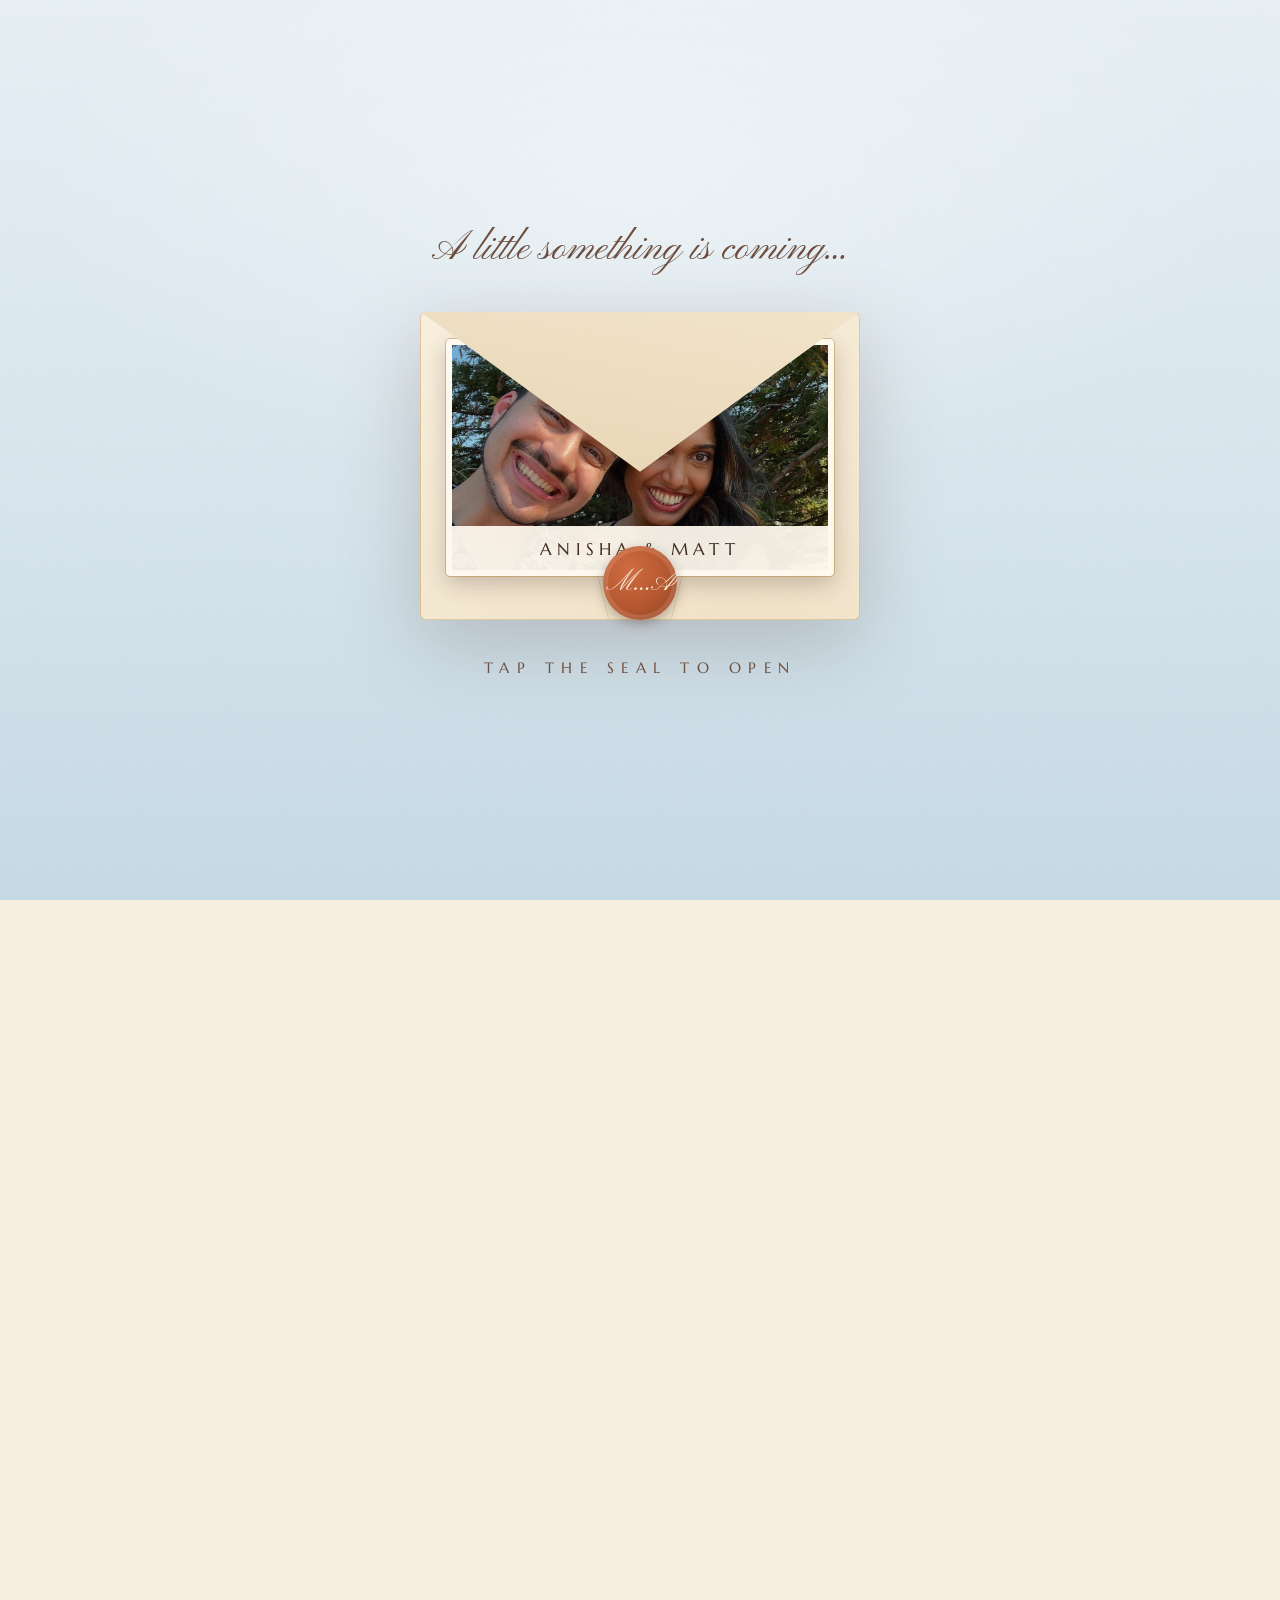
<file: index.html>
<!DOCTYPE html>
<html lang="en">
<head>
<meta charset="UTF-8">
<meta name="viewport" content="width=device-width, initial-scale=1.0, viewport-fit=cover">
<title>Anisha &amp; Matt — Save the Date</title>
<meta property="og:title" content="Anisha & Matt — Save the Date">
<meta property="og:description" content="August 5–7, 2027. The where is still our secret.">
<meta name="theme-color" content="#e8f0f5">
<link rel="preconnect" href="https://fonts.googleapis.com">
<link rel="preconnect" href="https://fonts.gstatic.com" crossorigin>
<link href="https://fonts.googleapis.com/css2?family=Cormorant+Garamond:ital,wght@0,300;0,400;0,500;1,300;1,400&family=Marcellus&family=Pinyon+Script&display=swap" rel="stylesheet">
<link rel="preload" as="image" href="venue-night.jpg">
<link rel="preload" as="image" href="venue-day.jpg">
<style>
  :root{
    --parchment:#f6eede;
    --parchment-deep:#efe3cc;
    --ink:#41291f;
    --ink-soft:#6b4c3b;
    --gold:#b98a3c;
    --gold-hi:#d9b25f;
    --terracotta:#b4552d;
    --sage:#7d8465;
    --pine:#41503c;
    --rose:#e8b28f;
    --night:#16223c;
  }
  *{margin:0;padding:0;box-sizing:border-box}
  html{scroll-behavior:smooth;overflow-x:hidden}
  body{
    background:var(--parchment);
    color:var(--ink);
    font-family:"Cormorant Garamond", Georgia, serif;
    overflow-x:hidden;
  }
  body.sealed{overflow:hidden;height:100vh}

  /* ---------- texture & atmosphere ---------- */
  #grain{
    position:fixed;inset:0;pointer-events:none;z-index:90;opacity:.05;
    background-image:url("data:image/svg+xml,%3Csvg xmlns='http://www.w3.org/2000/svg' width='260' height='260'%3E%3Cfilter id='n'%3E%3CfeTurbulence type='fractalNoise' baseFrequency='0.8' numOctaves='2'/%3E%3C/filter%3E%3Crect width='260' height='260' filter='url(%23n)'/%3E%3C/svg%3E");
  }

  .label{
    font-family:"Marcellus", serif;
    font-size:clamp(17px,2.6vw,22px);letter-spacing:.3em;text-transform:uppercase;
    color:#9c6f26;
  }
  .script{
    font-family:"Pinyon Script", cursive;
    color:var(--terracotta);
  }

  .rule{
    display:flex;align-items:center;justify-content:center;gap:14px;
    color:var(--gold);margin:26px auto;
  }
  .rule::before,.rule::after{
    content:"";height:1px;width:90px;
    background:linear-gradient(to var(--d,right), transparent, var(--gold));
  }
  .rule::before{--d:right}
  .rule::after{--d:left}
  .rule span{font-size:11px;transform:rotate(45deg)}

  /* ---------- envelope stage ---------- */
  #stage{
    position:fixed;inset:0;z-index:80;
    display:flex;flex-direction:column;align-items:center;justify-content:center;gap:38px;
    background:
      radial-gradient(ellipse 80% 60% at 50% 20%, rgba(255,255,255,.4), transparent 60%),
      linear-gradient(180deg, #e8f0f5 0%, #d8e6ee 55%, #c6dae6 100%);
    transition:opacity 1s ease, visibility 1s;
  }
  #stage.gone{opacity:0;visibility:hidden;pointer-events:none}

  #stage .intro{
    font-family:"Pinyon Script", cursive;
    font-size:clamp(26px, 4.4vw, 40px);
    color:var(--ink-soft);
    opacity:0;animation:fadeUp 1.2s .3s ease both;
  }

  #envelope{
    position:relative;width:min(440px,84vw);aspect-ratio:10/7;
    cursor:pointer;perspective:1200px;
    opacity:0;animation:fadeUp 1.2s .6s ease both;
    filter:drop-shadow(0 24px 40px rgba(65,41,31,.22));
    -webkit-tap-highlight-color:transparent;
  }
  #envelope .body{
    position:absolute;inset:0;border-radius:6px;overflow:hidden;
    background:linear-gradient(160deg, #fbf3e3, #f1e2c6);
    border:1px solid rgba(185,138,60,.4);
  }
  #envelope .body::before,#envelope .body::after{
    content:"";position:absolute;top:0;bottom:0;width:58%;
  }
  #envelope .body::before{left:-24%;transform:skewX(14deg);border-right:1px solid rgba(185,138,60,.28);background:linear-gradient(100deg, #f6ebd4, transparent 70%)}
  #envelope .body::after{right:-24%;transform:skewX(-14deg);border-left:1px solid rgba(185,138,60,.28);background:linear-gradient(-100deg, #f6ebd4, transparent 70%)}

  #card{
    position:absolute;left:6%;right:6%;top:9%;bottom:14%;
    background:
      linear-gradient(to top, rgba(20,16,10,0) 60%, rgba(20,16,10,0)),
      url("photos/envelope.jpg") center 30% / cover no-repeat,
      #f8eeda;
    border:6px solid #fffaf0;
    outline:1px solid rgba(185,138,60,.5);
    border-radius:4px;
    box-shadow:0 8px 22px rgba(65,41,31,.25);
    display:flex;flex-direction:column;align-items:center;justify-content:flex-end;
    transition:transform 1.1s cubic-bezier(.22,.9,.3,1) .55s, top 1.1s cubic-bezier(.22,.9,.3,1) .55s, bottom 1.1s cubic-bezier(.22,.9,.3,1) .55s;
    z-index:1;
  }
  #card .card-caption{
    width:100%;padding:12px 10px 10px;
    background:rgba(255,250,240,.94);
    font-family:"Marcellus",serif;font-size:clamp(14px,2.4vw,17px);letter-spacing:.3em;
    color:var(--ink);text-transform:uppercase;text-align:center;
  }
  #envelope.open #card{top:-38%;bottom:-8%;transform:translateY(-26%) scale(1.05)}
  #stage:has(#envelope.open) .intro,
  #stage:has(#envelope.open) #tapHint{opacity:0;transition:opacity .5s ease}

  #flap{
    position:absolute;left:0;right:0;top:0;height:52%;
    transform-origin:top center;
    transform:rotateX(0deg);
    transition:transform .9s cubic-bezier(.6,.05,.3,1);
    z-index:2;
  }
  #flap .tri{
    position:absolute;inset:0;
    clip-path:polygon(0 0, 100% 0, 50% 100%);
    background:linear-gradient(190deg, #f3e5cb, #e9d7b4);
    border-bottom:1px solid rgba(185,138,60,.35);
  }
  #seal{
    position:absolute;left:50%;top:88%;transform:translate(-50%,-50%);
    width:74px;height:74px;border-radius:50%;
    background:radial-gradient(circle at 36% 32%, #d16a3e, var(--terracotta) 55%, #8c3c1d);
    box-shadow:0 4px 12px rgba(65,41,31,.35), inset 0 0 0 5px rgba(255,235,210,.14);
    display:flex;align-items:center;justify-content:center;
    font-family:"Pinyon Script",cursive;font-size:30px;color:#f9e8d2;
    z-index:3;transition:opacity .5s ease .35s, transform .5s ease .35s;
  }
  #envelope.open #flap{transform:rotateX(-178deg);z-index:0}
  #envelope.open #seal{opacity:0;transform:translate(-50%,-90%) scale(.8)}
  #envelope:hover #seal{transform:translate(-50%,-50%) scale(1.05)}

  #tapHint{
    font-family:"Marcellus",serif;font-size:clamp(13px,2vw,15px);letter-spacing:.5em;text-transform:uppercase;
    color:var(--ink-soft);opacity:0;animation:fadeUp 1.2s .95s ease both, pulse 2.6s 2s infinite;
  }
  @keyframes pulse{0%,100%{opacity:.85}50%{opacity:.35}}
  @keyframes fadeUp{from{opacity:0;transform:translateY(16px)}to{opacity:1;transform:none}}

  /* ---------- main site ---------- */
  main{opacity:0;transition:opacity 1.2s ease .4s}
  body.opened main{opacity:1}

  section{position:relative;padding:68px 24px;text-align:center}
  .reveal{opacity:0;transform:translateY(26px);transition:opacity 1s ease, transform 1s ease}
  .reveal.in{opacity:1;transform:none}

  /* hero — the starry night painting */
  #hero{
    min-height:100vh;
    display:flex;flex-direction:column;align-items:center;justify-content:flex-start;
    padding-top:clamp(90px, 15vh, 170px);
    padding-bottom:120px;
    background:
      linear-gradient(180deg, rgba(14,20,38,.56) 0%, rgba(14,20,38,.34) 34%, rgba(14,20,38,.16) 50%, rgba(14,20,38,.03) 64%, rgba(20,16,10,.38) 100%),
      url("venue-night.jpg") center 70% / cover no-repeat,
      var(--night);
  }
  /* soft pool of shade (night) / light (day) behind the title block */
  #hero::before{
    content:"";position:absolute;left:50%;top:clamp(40px, 9vh, 110px);
    transform:translateX(-50%);
    width:min(940px, 98vw);height:380px;
    background:radial-gradient(ellipse closest-side, rgba(8,13,28,.52), rgba(8,13,28,.26) 58%, transparent 100%);
    pointer-events:none;
  }
  #hero > *{position:relative;z-index:1}
  #hero .whisper{
    font-family:"Pinyon Script",cursive;
    font-size:clamp(28px,5vw,46px);
    color:#ffd98f;
    text-shadow:0 2px 10px rgba(5,9,20,.95), 0 0 28px rgba(5,9,20,.8);
  }
  #hero h1{
    font-weight:400;font-style:italic;
    font-size:clamp(54px, 11vw, 118px);
    line-height:1.04;letter-spacing:.02em;
    margin:18px 0 6px;
    color:#fdf8ec;
    text-shadow:0 3px 14px rgba(5,9,20,.9), 0 0 44px rgba(5,9,20,.75), 0 1px 4px rgba(5,9,20,.7);
  }
  #hero h1 .amp{
    font-family:"Pinyon Script",cursive;font-style:normal;
    font-size:.62em;color:var(--gold-hi);
    margin:0 .08em;
  }
  #hero .sub{
    font-family:"Marcellus",serif;font-size:clamp(14px,2.2vw,18px);
    letter-spacing:.5em;text-transform:uppercase;
    color:#f5e7c0;text-shadow:0 2px 8px rgba(5,9,20,.95), 0 0 20px rgba(5,9,20,.8);
  }
  #hero .label{color:var(--gold-hi);text-shadow:0 2px 12px rgba(8,12,24,.8)}
  #hero .rule{color:var(--gold-hi)}
  #hero .rule::before,#hero .rule::after{background:linear-gradient(to var(--d,right), transparent, var(--gold-hi))}

  /* ---- day mode (light) ---- */
  body.day #hero{
    background:
      linear-gradient(180deg, rgba(248,242,226,.66) 0%, rgba(248,242,226,.38) 32%, rgba(248,242,226,.12) 52%, rgba(40,44,28,.24) 100%),
      url("venue-day.jpg") center 70% / cover no-repeat,
      #bcd0dc;
  }
  body.day #hero::before{
    background:radial-gradient(ellipse closest-side, rgba(252,248,238,.78), rgba(252,248,238,.42) 58%, transparent 100%);
  }
  body.day #hero .whisper{color:#973d18;text-shadow:0 2px 8px rgba(255,251,242,.95), 0 0 22px rgba(255,251,242,.9)}
  body.day #hero h1{color:#301f0e;text-shadow:0 2px 10px rgba(255,251,242,.95), 0 0 30px rgba(255,251,242,.85), 0 1px 3px rgba(255,251,242,.8)}
  body.day #hero .sub{color:#3f2c18;text-shadow:0 2px 8px rgba(255,251,242,.95), 0 0 18px rgba(255,251,242,.85)}
  body.day #hero .label{color:#452e15;text-shadow:0 2px 8px rgba(255,251,242,.95), 0 0 20px rgba(255,251,242,.9)}
  body.day #hero .rule{color:var(--gold)}
  body.day #hero .rule::before,body.day #hero .rule::after{background:linear-gradient(to var(--d,right), transparent, var(--gold))}

  /* theme toggle */
  #themeToggle{
    position:fixed;top:16px;right:16px;z-index:95;
    padding:11px 18px;border-radius:999px;
    background:rgba(246,238,222,.9);
    border:1px solid rgba(185,138,60,.6);
    color:#7c5a22;cursor:pointer;
    display:flex;align-items:center;gap:9px;
    font-family:"Marcellus",serif;font-size:12px;letter-spacing:.22em;text-transform:uppercase;
    box-shadow:0 4px 14px rgba(65,41,31,.22);
    transition:transform .2s ease, opacity .6s ease .8s, visibility .6s .8s;
    -webkit-backdrop-filter:blur(4px);backdrop-filter:blur(4px);
    white-space:nowrap;
    opacity:0;visibility:hidden;pointer-events:none;
  }
  body.opened #themeToggle{opacity:1;visibility:visible;pointer-events:auto}
  #themeToggle .tt-icon{font-family:Georgia,serif;font-size:17px;line-height:1;color:var(--gold)}
  #themeToggle:hover{transform:scale(1.05)}

  /* scratch */
  #scratchSec{background:linear-gradient(180deg, var(--pine) 0%, #2f3a2c 100%);color:var(--parchment)}
  #scratchSec .label{color:var(--gold-hi)}
  #scratchSec .script{color:var(--rose);font-size:clamp(30px,4.6vw,44px)}
  #scratchWrap{
    position:relative;width:min(560px,90vw);margin:44px auto 0;
    border-radius:10px;
    box-shadow:0 30px 60px rgba(0,0,0,.35), 0 0 0 1px rgba(217,178,95,.35);
    overflow:hidden;
  }
  #dateCard{
    background:
      radial-gradient(ellipse 80% 90% at 50% 110%, rgba(217,178,95,.22), transparent 60%),
      linear-gradient(170deg, #fffaf0, #f4e8d0);
    color:var(--ink);
    padding:52px 20px 46px;
    display:flex;flex-direction:column;gap:10px;align-items:center;
  }
  #dateCard .dc-label{font-family:"Marcellus",serif;font-size:clamp(13px,2vw,15px);letter-spacing:.44em;color:var(--gold);text-transform:uppercase}
  #dateCard .dc-date{
    font-size:clamp(48px, 9vw, 80px);
    font-weight:500;line-height:1.05;
  }
  #dateCard .dc-date b{font-weight:600;color:var(--terracotta)}
  #dateCard .dc-days{font-family:"Marcellus",serif;font-size:clamp(15px,2.5vw,18px);letter-spacing:.34em;text-transform:uppercase;color:var(--ink-soft)}
  #foil{position:absolute;inset:0;cursor:grab;touch-action:none;transition:opacity .9s ease}
  #foil.cleared{opacity:0;pointer-events:none}
  #scratchHint{font-family:"Marcellus",serif;font-size:clamp(13px,2vw,15px);letter-spacing:.4em;text-transform:uppercase;color:rgba(246,238,222,.85);margin-top:22px}

  /* countdown */
  #count{background:linear-gradient(180deg, #e8f0f5 0%, #d8e6ee 100%)}
  #count .num{
    font-size:clamp(46px, 8vw, 78px);
    font-weight:500;font-variant-numeric:tabular-nums;
  }
  #count .unit{font-family:"Marcellus",serif;font-size:clamp(12px,1.8vw,14px);letter-spacing:.4em;text-transform:uppercase;color:var(--ink-soft);margin-top:6px}
  #countRow{display:flex;justify-content:center;gap:clamp(18px,5vw,54px);margin-top:38px}
  #countRow .cell{min-width:70px}
  #countRow .sep{font-size:clamp(30px,5vw,48px);color:var(--gold);align-self:flex-start;padding-top:8px}

  /* gallery wall */
  #gallery{background:linear-gradient(180deg, #d8e6ee 0%, #d3e2ec 100%);padding-bottom:88px}
  #galleryWall{
    columns:2;column-gap:44px;
    max-width:820px;margin:54px auto 0;
    text-align:center;
  }
  .frame{
    display:inline-block;break-inside:avoid;
    margin:0 0 44px;
    padding:12px;
    background:linear-gradient(150deg, #d9b25f, #b98a3c 45%, #dfbd6b 70%, #a97f35);
    border-radius:3px;
    box-shadow:0 16px 34px rgba(43,58,74,.3), inset 0 0 0 1px rgba(120,85,30,.55);
    transition:transform .35s ease, box-shadow .35s ease;
  }
  .frame .mat{background:#fbf6ea;padding:12px;box-shadow:inset 0 1px 4px rgba(65,41,31,.22)}
  .frame img{display:block;width:100%;max-width:340px}
  .frame:nth-child(1){transform:rotate(-2.4deg)}
  .frame:nth-child(2){transform:rotate(1.8deg)}
  .frame:nth-child(3){transform:rotate(2.2deg)}
  .frame:nth-child(4){transform:rotate(-1.6deg)}
  .frame:nth-child(5){transform:rotate(1.4deg)}
  .frame:hover{transform:rotate(0) scale(1.03);box-shadow:0 24px 48px rgba(43,58,74,.4)}
  @media (max-width:640px){
    #galleryWall{columns:1;max-width:380px}
  }
  @media (max-width:480px){
    #countRow{gap:10px}
    #countRow .cell{min-width:54px}
    #count .num{font-size:clamp(30px,9vw,42px)}
    #countRow .sep{font-size:clamp(22px,6vw,30px);padding-top:4px}
  }

  /* location tease */
  #where{background:linear-gradient(180deg, #d8e6ee 0%, #cce0ea 100%)}
  #where .hints{
    max-width:600px;margin:34px auto 0;
    font-size:clamp(21px,3.3vw,27px);font-style:italic;font-weight:400;
    line-height:2;color:#59402f;
  }
  #where .hints b{color:var(--terracotta);font-weight:600}
  #where .followup{margin-top:44px;font-family:"Marcellus",serif;font-size:clamp(13px,2vw,15px);letter-spacing:.34em;text-transform:uppercase;color:var(--gold)}
  .farm{margin-top:46px;display:flex;flex-direction:column;align-items:center;gap:14px}
  .farm img{width:116px;height:auto;filter:drop-shadow(0 4px 10px rgba(65,41,31,.2))}
  .farm .farm-line{font-family:"Marcellus",serif;font-size:clamp(13px,2vw,15px);letter-spacing:.3em;text-transform:uppercase;color:var(--ink-soft)}
  .farm .farm-line b{color:#8C1515;font-weight:400}

  /* footer */
  footer{
    padding:80px 24px 60px;text-align:center;
    background:linear-gradient(180deg, #cce0ea 0%, #bcd3e1 100%);
  }
  footer .f-script{font-family:"Pinyon Script",cursive;font-size:clamp(30px,5vw,42px);color:var(--terracotta)}
  footer .f-sub{font-family:"Marcellus",serif;font-size:clamp(13px,2vw,15px);letter-spacing:.4em;text-transform:uppercase;color:var(--ink-soft);margin-top:16px}

  /* ?compact=1 — collapse hero so full page fits one headless capture */
  body.compact #hero{min-height:auto;padding-top:90px;padding-bottom:90px}

  @media (prefers-reduced-motion: reduce){
    *{animation:none !important;transition:none !important}
    .reveal{opacity:1;transform:none}
    main{opacity:1}
    #stage .intro,#envelope,#tapHint{opacity:1}
    html{scroll-behavior:auto}
  }
</style>
</head>
<body class="sealed">

<div id="grain"></div>
<button id="themeToggle" aria-label="Toggle day and night"></button>

<!-- ================= ENVELOPE ================= -->
<div id="stage">
  <div class="intro">A little something is coming&hellip;</div>
  <div id="envelope" role="button" aria-label="Open the invitation" tabindex="0">
    <div class="body"></div>
    <div id="card">
      <div class="card-caption">Anisha &amp; Matt</div>
    </div>
    <div id="flap"><div class="tri"></div></div>
    <div id="seal">M&hellip;A</div>
  </div>
  <div id="tapHint">Tap the seal to open</div>
</div>

<!-- ================= MAIN ================= -->
<main>
  <section id="hero">
    <div class="whisper reveal">save the date &mdash; well, dates</div>
    <h1 class="reveal">Anisha <span class="amp">&amp;</span> Matt</h1>
    <div class="sub reveal">are getting married</div>
    <div class="rule reveal"><span>&#9670;</span></div>
    <div class="label reveal">August &middot; 2027</div>
  </section>

  <section id="scratchSec">
    <div class="label reveal">The When</div>
    <div class="script reveal">three days of celebration</div>
    <div id="scratchWrap" class="reveal">
      <div id="dateCard">
        <div class="dc-label">Mark your calendar</div>
        <div class="dc-date">August <b>5 &ndash; 7</b></div>
        <div class="dc-days">Twenty Twenty-Seven &middot; Thu &ndash; Sat</div>
      </div>
      <canvas id="foil"></canvas>
    </div>
    <div id="scratchHint" class="reveal">Scratch the gold to reveal</div>
  </section>

  <section id="count">
    <div class="label reveal">The Wait</div>
    <div class="script reveal" style="font-size:clamp(30px,4.6vw,44px)">until the big day(s)</div>
    <div id="countRow" class="reveal">
      <div class="cell"><div class="num" id="cd">—</div><div class="unit">Days</div></div>
      <div class="sep">:</div>
      <div class="cell"><div class="num" id="ch">—</div><div class="unit">Hours</div></div>
      <div class="sep">:</div>
      <div class="cell"><div class="num" id="cm">—</div><div class="unit">Minutes</div></div>
      <div class="sep">:</div>
      <div class="cell"><div class="num" id="cs">—</div><div class="unit">Seconds</div></div>
    </div>
  </section>

  <section id="gallery">
    <div class="label reveal">The Us</div>
    <div class="script reveal" style="font-size:clamp(30px,4.6vw,44px)">a few frames of us</div>
    <div id="galleryWall">
      <div class="frame reveal"><div class="mat"><img src="photos/gallery-1.jpg" alt="Sunset silhouettes" loading="lazy"></div></div>
      <div class="frame reveal"><div class="mat"><img src="photos/gallery-2.jpg" alt="The ring, the sunset" loading="lazy"></div></div>
      <div class="frame reveal"><div class="mat"><img src="photos/gallery-3.jpg" alt="Beneath the arches" loading="lazy"></div></div>
      <div class="frame reveal"><div class="mat"><img src="photos/gallery-4.jpg" alt="She said yes" loading="lazy"></div></div>
      <div class="frame reveal"><div class="mat"><img src="photos/gallery-5.jpg" alt="Dancing in the meadow" loading="lazy"></div></div>
    </div>
  </section>

  <section id="where">
    <div class="label reveal">The Where</div>
    <div class="script reveal" style="font-size:clamp(30px,4.6vw,44px)">Bay Area, California</div>
    <div class="hints reveal">
      Days one &amp; two: deep in the <b>woods</b> &mdash;<br>
      string lights, a creek, twilight in the <b>trees</b>,<br>
      dancing until the <b>stars</b> come out.<br>
      Day three: vows beneath <b>mosaics</b> and golden sandstone arches.
    </div>
    <div class="farm reveal">
      <img src="photos/stanford.png" alt="Stanford" loading="lazy">
      <div class="farm-line">One part we <i>can</i> tell you &mdash; some of it happens <b>on the Farm</b></div>
    </div>
    <div class="rule reveal"><span>&#9670;</span></div>
    <div class="followup reveal">Formal invitation &mdash; and the reveal &mdash; to follow</div>
  </section>

  <footer>
    <div class="f-script">with love,</div>
    <div class="f-sub">Anisha &amp; Matt &middot; August 5&ndash;7 &middot; 2027</div>
  </footer>
</main>

<script>
'use strict';

/* hashes: #open = skip envelope; #preview = open + foil cleared (screenshots) */
const HASH = location.hash;
const SKIP = HASH === '#open' || HASH === '#preview';

/* ---------------- envelope ---------------- */
const stage = document.getElementById('stage');
const envelope = document.getElementById('envelope');

function openSite(instant){
  envelope.classList.add('open');
  document.body.classList.remove('sealed');
  document.body.classList.add('opened');
  setTimeout(() => stage.classList.add('gone'), instant ? 0 : 2600); /* linger on the photo */
}
envelope.addEventListener('click', () => openSite(false));
envelope.addEventListener('keydown', e => { if (e.key === 'Enter' || e.key === ' ') openSite(false); });
if (SKIP) openSite(true);
if (HASH === '#card') envelope.classList.add('open'); /* test hook: opened card, stage kept */

/* ---------------- scroll reveals ---------------- */
const io = new IntersectionObserver(entries => {
  entries.forEach(e => { if (e.isIntersecting){ e.target.classList.add('in'); io.unobserve(e.target); } });
}, { threshold: 0.18 });
document.querySelectorAll('.reveal').forEach(el => io.observe(el));
if (SKIP) document.querySelectorAll('.reveal').forEach(el => el.classList.add('in'));

/* ---------------- scratch foil ---------------- */
const wrap = document.getElementById('scratchWrap');
const foil = document.getElementById('foil');
const fctx = foil.getContext('2d', { willReadFrequently: true });
let cleared = false;

function paintFoil(){
  const r = wrap.getBoundingClientRect();
  foil.width = Math.max(1, Math.round(r.width));
  foil.height = Math.max(1, Math.round(r.height));
  const g = fctx.createLinearGradient(0, 0, foil.width, foil.height);
  g.addColorStop(0, '#c69a4e');
  g.addColorStop(.3, '#e6c87d');
  g.addColorStop(.5, '#b98a3c');
  g.addColorStop(.72, '#dfbd6b');
  g.addColorStop(1, '#a97f35');
  fctx.globalCompositeOperation = 'source-over';
  fctx.fillStyle = g;
  fctx.fillRect(0, 0, foil.width, foil.height);
  fctx.fillStyle = 'rgba(255,244,214,.5)';
  for (let i = 0; i < 90; i++){
    const x = ((i * 137.5) % foil.width), y = ((i * 89.7) % foil.height);
    fctx.fillRect(x, y, 2, 2);
  }
  fctx.font = '600 15px Marcellus, serif';
  fctx.textAlign = 'center';
  fctx.fillStyle = 'rgba(65,41,31,.55)';
  fctx.fillText('S C R A T C H   H E R E', foil.width / 2, foil.height / 2 + 5);
}

let scratching = false, strokes = 0;
function scratchAt(x, y){
  const r = foil.getBoundingClientRect();
  fctx.globalCompositeOperation = 'destination-out';
  fctx.beginPath();
  fctx.arc(x - r.left, y - r.top, 26, 0, Math.PI * 2);
  fctx.fill();
  if (++strokes % 14 === 0) checkCleared();
}
function checkCleared(){
  if (cleared) return;
  const step = 12;
  const data = fctx.getImageData(0, 0, foil.width, foil.height).data;
  let empty = 0, total = 0;
  for (let i = 3; i < data.length; i += 4 * step){ total++; if (data[i] === 0) empty++; }
  if (empty / total > 0.5) revealDate();
}
function revealDate(){
  cleared = true;
  foil.classList.add('cleared');
}
foil.addEventListener('pointerdown', e => { scratching = true; foil.setPointerCapture(e.pointerId); scratchAt(e.clientX, e.clientY); });
foil.addEventListener('pointermove', e => { if (scratching) scratchAt(e.clientX, e.clientY); });
foil.addEventListener('pointerup', () => { scratching = false; checkCleared(); });
window.addEventListener('resize', () => { if (!cleared) paintFoil(); });
paintFoil();
if (HASH === '#preview') revealDate();

/* ?goto=<section id> — deep-link/screenshot helper */
const goto = new URLSearchParams(location.search).get('goto');
function jump(){
  const el = goto && document.getElementById(goto);
  if (el) window.scrollTo({ top: el.offsetTop, behavior: 'instant' });
}
if (goto){ jump(); window.addEventListener('load', jump); setTimeout(jump, 250); }

if (new URLSearchParams(location.search).get('compact')) document.body.classList.add('compact');

/* ?debug=1 — write runtime state into the title for headless inspection */
if (new URLSearchParams(location.search).get('debug')){
  window.addEventListener('error', e => { document.title = 'ERR: ' + e.message; });
  setTimeout(() => {
    if (!document.title.startsWith('ERR')){
      const el = goto && document.getElementById(goto);
      document.title = 'DBG y=' + Math.round(scrollY) +
        ' target=' + (el ? Math.round(el.offsetTop) : 'none') +
        ' in=' + document.querySelectorAll('.reveal.in').length + '/' + document.querySelectorAll('.reveal').length +
        ' opened=' + document.body.classList.contains('opened');
    }
  }, 600);
}

/* ---------------- day / night theme ---------------- */
const themeBtn = document.getElementById('themeToggle');
function setTheme(t, save){
  document.body.classList.toggle('day', t === 'day');
  themeBtn.innerHTML = t === 'day'
    ? '<span class="tt-icon">☾</span> see it by night'
    : '<span class="tt-icon">☀</span> see it by day';
  themeBtn.title = t === 'day' ? 'See the venue by night' : 'See the venue by day';
  document.querySelector('meta[name="theme-color"]').setAttribute('content', t === 'day' ? '#f6eede' : '#16223c');
  if (save){ try{ localStorage.setItem('std-theme', t); } catch(e){} }
}
let savedTheme = null;
try{ savedTheme = localStorage.getItem('std-theme'); } catch(e){}
setTheme(new URLSearchParams(location.search).get('theme') || savedTheme || 'night', false);
themeBtn.addEventListener('click', () => setTheme(document.body.classList.contains('day') ? 'night' : 'day', true));

/* ---------------- countdown ---------------- */
const TARGET = new Date('2027-08-05T17:00:00-07:00').getTime(); /* day one, golden hour */
function tick(){
  const ms = Math.max(0, TARGET - Date.now());
  const d = Math.floor(ms / 86400000);
  const h = Math.floor(ms % 86400000 / 3600000);
  const m = Math.floor(ms % 3600000 / 60000);
  const s = Math.floor(ms % 60000 / 1000);
  document.getElementById('cd').textContent = d;
  document.getElementById('ch').textContent = String(h).padStart(2, '0');
  document.getElementById('cm').textContent = String(m).padStart(2, '0');
  document.getElementById('cs').textContent = String(s).padStart(2, '0');
}
tick();
setInterval(tick, 1000);
</script>
</body>
</html>
</file>
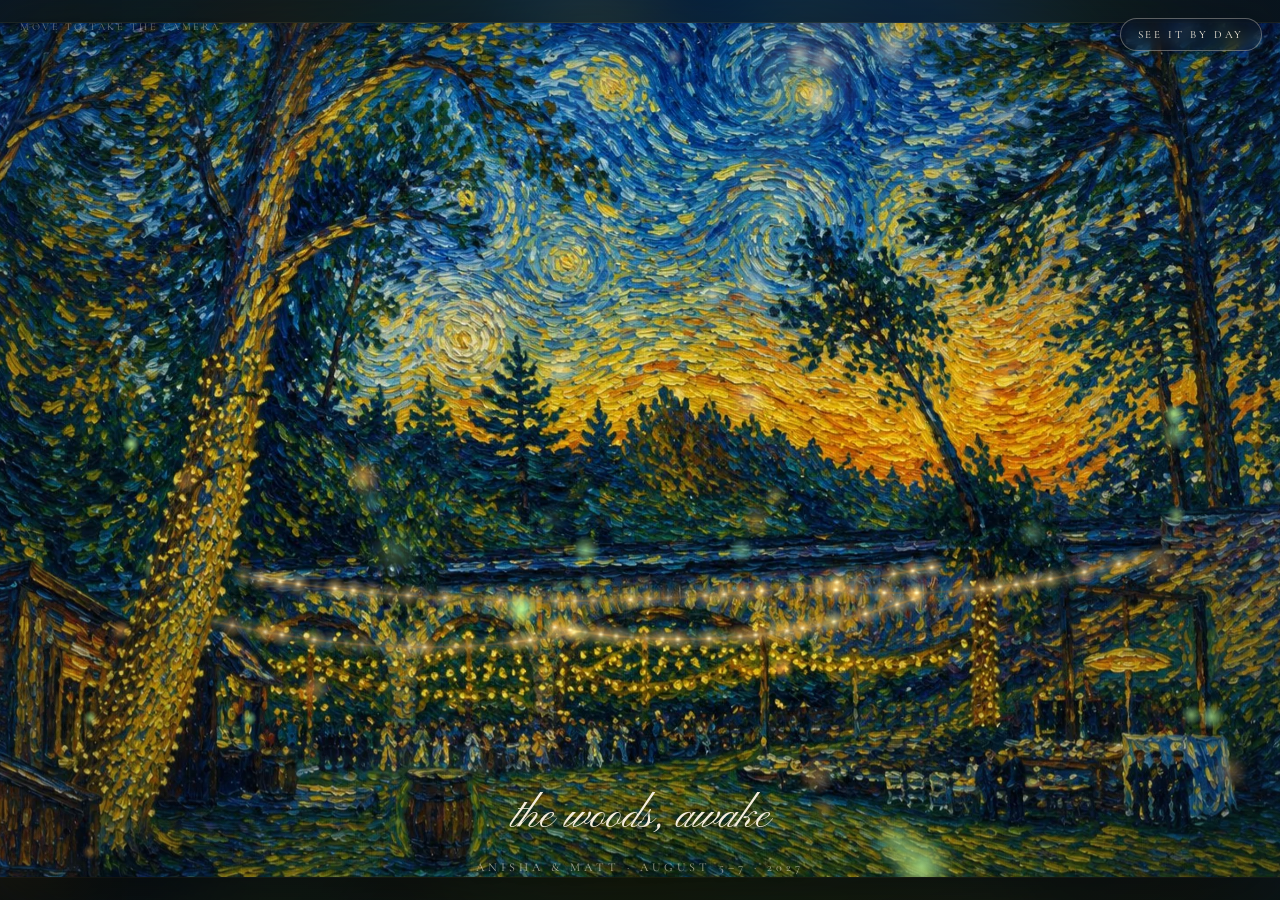
<file: alive/index.html>
<!DOCTYPE html>
<html lang="en">
<head>
<meta charset="UTF-8">
<meta name="viewport" content="width=device-width, initial-scale=1.0, viewport-fit=cover">
<title>Anisha &amp; Matt — the scene, awake</title>
<meta name="robots" content="noindex, nofollow">
<meta name="theme-color" content="#16223c">
<link rel="preconnect" href="https://fonts.googleapis.com">
<link rel="preconnect" href="https://fonts.gstatic.com" crossorigin>
<link href="https://fonts.googleapis.com/css2?family=Cormorant+Garamond:ital,wght@0,300;0,400&family=Pinyon+Script&display=swap" rel="stylesheet">
<link rel="stylesheet" href="/lab/scene.css">
</head>
<body>

<div id="viewport"></div>
<div id="vignette"></div>
<div id="hint">move to look around</div>
<button id="toggle">see it by day</button>
<div id="caption">
  <div class="script">the woods, awake</div>
  <div class="sub">Anisha &amp; Matt &middot; August 5&ndash;7 &middot; 2027</div>
</div>

<script type="module">
import { mount } from '/lab/page.js';

/* everything on: wind through the canopy, mist off the lawn, fireflies and
   rising embers at night, dust and falling leaves by day, and a camera that
   tours the scene on its own until you take it */
mount({
  fit: 'contain',
  amp: [0.025, 0.016],
  headroom: 1.06,
  hint: { pointer: 'move to take the camera', touch: 'drag to take the camera' },
  /* [x, y, dolly] — hard left and right is where the parallax lives */
  tour: [
    [ 0.00,  0.00,  0.00],
    [-0.95, -0.20,  0.25],
    [-0.55,  0.55,  0.70],
    [ 0.35,  0.25,  0.30],
    [ 0.95, -0.15,  0.00],
    [ 0.45, -0.55, -0.35],
    [-0.20,  0.10, -0.15],
  ],
  tourDolly: 0.015,
  wind: 0.42,
  fog: 0.85,
  swarm: 85,
  drifters: 26,
  captions: { night: 'the woods, awake', dusk: 'the light going', day: 'the lawn, awake' },
});
</script>
</body>
</html>
</file>
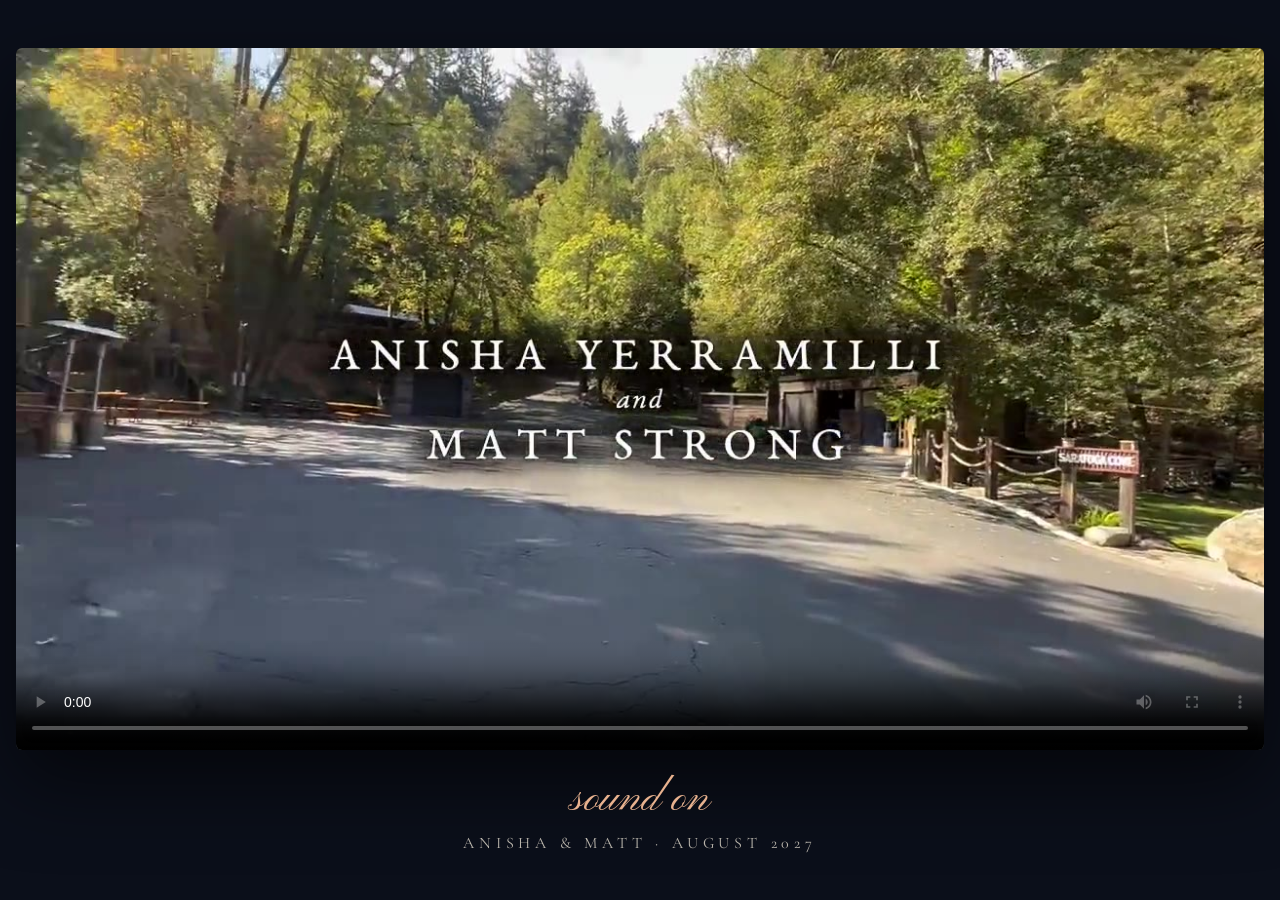
<file: day1/index.html>
<!DOCTYPE html>
<html lang="en">
<head>
<meta charset="UTF-8">
<meta name="viewport" content="width=device-width, initial-scale=1.0, viewport-fit=cover">
<title>Anisha &amp; Matt — Day 1</title>
<meta name="robots" content="noindex, nofollow">
<meta property="og:title" content="Anisha & Matt — Day 1">
<meta property="og:description" content="August 2027. Press play.">
<meta property="og:image" content="https://anishamatt.com/day1/poster.jpg?v=4">
<meta name="theme-color" content="#0b0f1a">
<link rel="preconnect" href="https://fonts.googleapis.com">
<link rel="preconnect" href="https://fonts.gstatic.com" crossorigin>
<link href="https://fonts.googleapis.com/css2?family=Cormorant+Garamond:ital,wght@0,300;0,400&family=Pinyon+Script&display=swap" rel="stylesheet">
<style>
  *{margin:0;padding:0;box-sizing:border-box}
  html,body{height:100%}
  body{
    background:#0b0f1a;color:#f6eede;
    font-family:"Cormorant Garamond", Georgia, serif;
    display:flex;flex-direction:column;align-items:center;justify-content:center;
    gap:22px;padding:24px 16px;
  }
  video{
    display:block;width:min(100%, calc((100vh - 150px) * 16 / 9), 1280px);
    aspect-ratio:16/9;background:#000;border-radius:6px;
    box-shadow:0 30px 80px rgba(0,0,0,.6);
  }
  .script{font-family:"Pinyon Script", cursive;font-size:clamp(30px,5vw,44px);color:#e8b28f}
  .sub{font-size:clamp(13px,2vw,16px);letter-spacing:.3em;text-transform:uppercase;opacity:.75;margin-top:6px}
  #caption{text-align:center}
</style>
</head>
<body>

<video controls playsinline preload="metadata" poster="poster.jpg?v=4">
  <source src="teaser.mp4?v=4" type="video/mp4">
</video>
<div id="caption">
  <div class="script">sound on</div>
  <div class="sub">Anisha &amp; Matt &middot; August 2027</div>
</div>

</body>
</html>
</file>
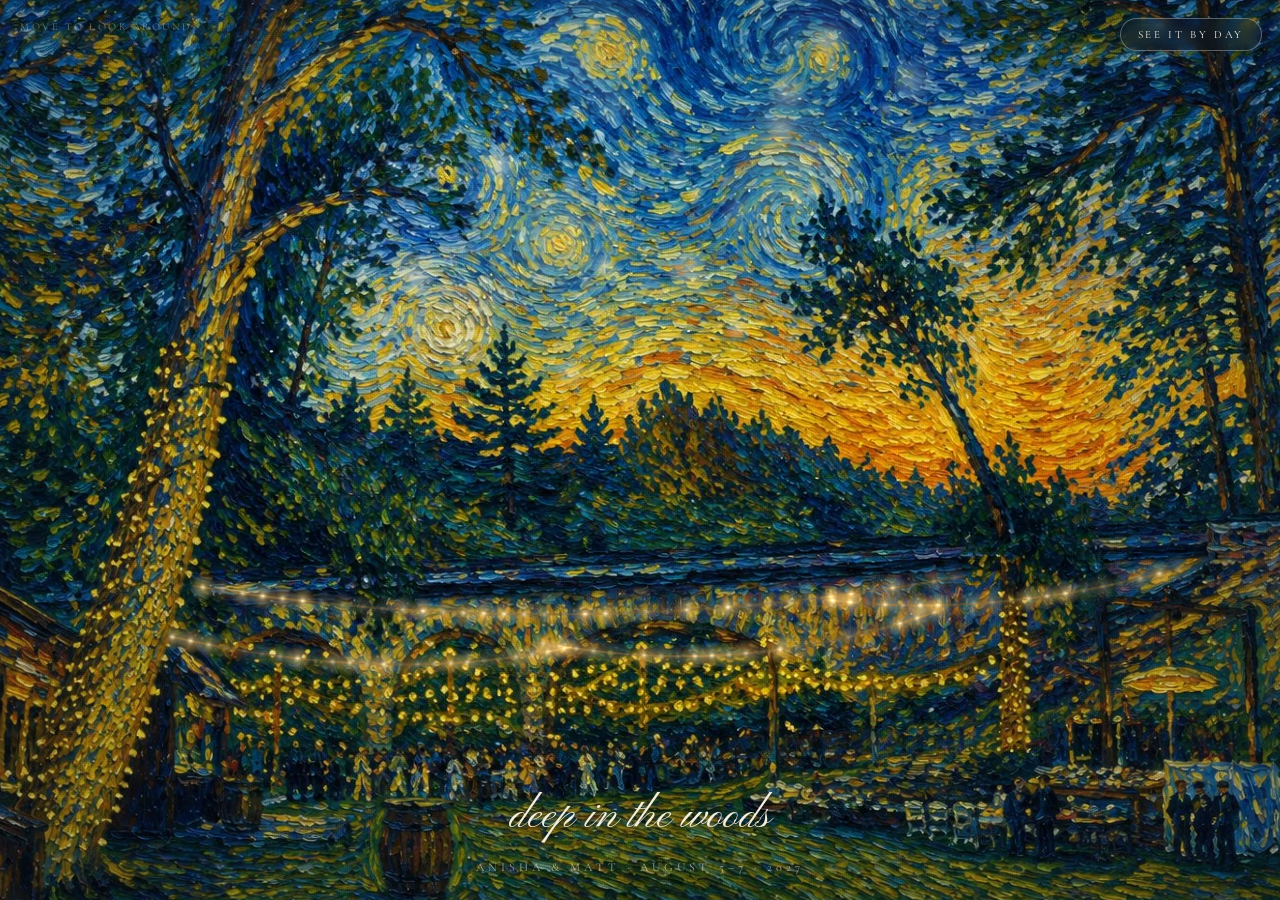
<file: lab/index.html>
<!DOCTYPE html>
<html lang="en">
<head>
<meta charset="UTF-8">
<meta name="viewport" content="width=device-width, initial-scale=1.0, viewport-fit=cover">
<title>Anisha &amp; Matt — the scene</title>
<meta name="robots" content="noindex, nofollow">
<meta name="theme-color" content="#16223c">
<link rel="preconnect" href="https://fonts.googleapis.com">
<link rel="preconnect" href="https://fonts.gstatic.com" crossorigin>
<link href="https://fonts.googleapis.com/css2?family=Cormorant+Garamond:ital,wght@0,300;0,400&family=Pinyon+Script&display=swap" rel="stylesheet">
<link rel="stylesheet" href="/lab/scene.css">
</head>
<body>

<div id="viewport"></div>
<div id="vignette"></div>
<div id="hint">move to look around</div>
<button id="toggle">see it by day</button>
<div id="caption">
  <div class="script">deep in the woods</div>
  <div class="sub">Anisha &amp; Matt &middot; August 5&ndash;7 &middot; 2027</div>
</div>

<script type="module">
import { mount } from '/lab/page.js';

/* the quiet one: depth, the sky and the string lights, nothing else */
mount({
  amp: [0.034, 0.022],
  drift: 1.0,
  captions: { night: 'deep in the woods', dusk: 'the light going', day: 'under the arches' },
});
</script>
</body>
</html>
</file>
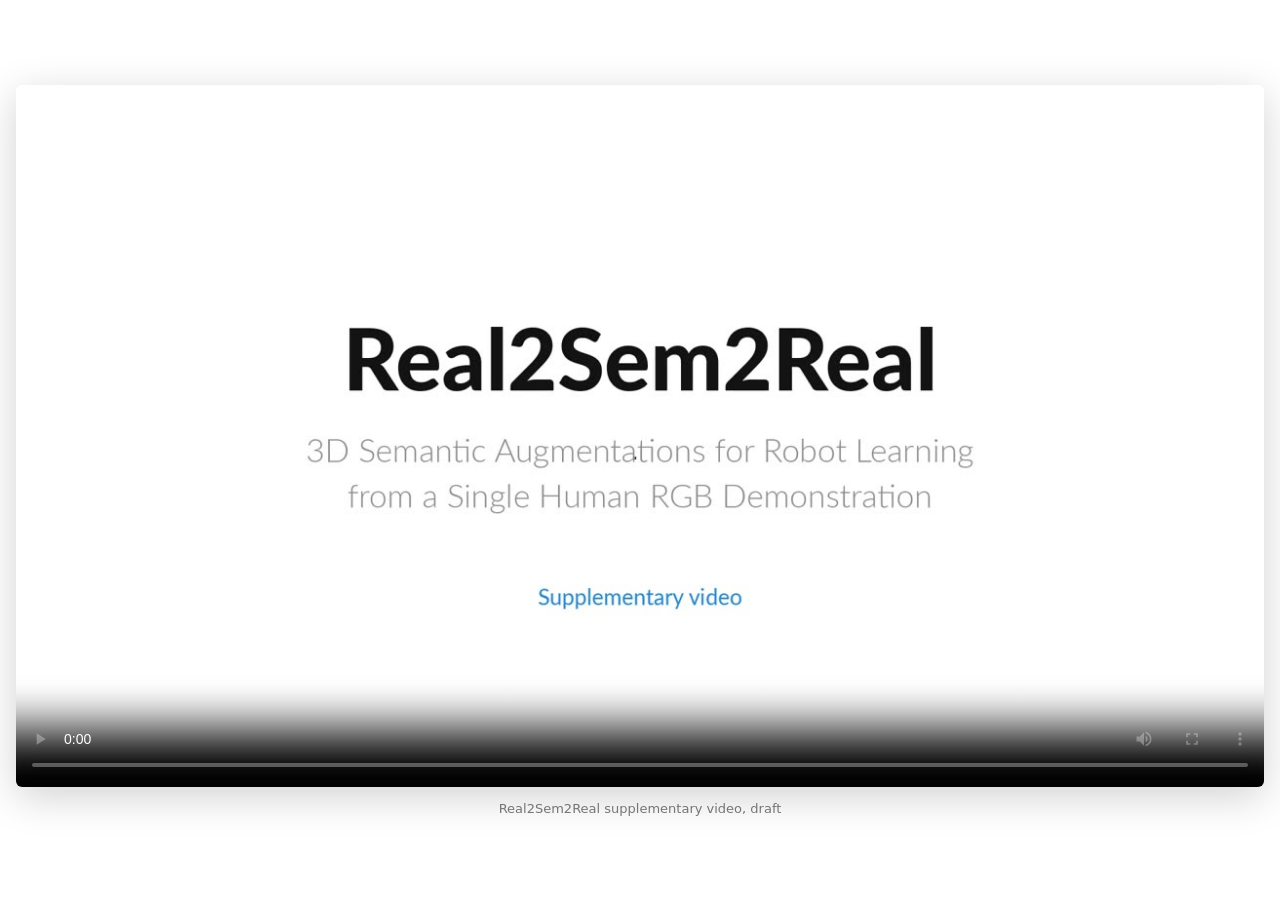
<file: real2sem2real/index.html>
<!DOCTYPE html>
<html lang="en">
<head>
<meta charset="UTF-8">
<meta name="viewport" content="width=device-width, initial-scale=1.0, viewport-fit=cover">
<title>Real2Sem2Real video</title>
<meta name="robots" content="noindex, nofollow">
<style>
  :root{--bg:#ffffff;--ink:#222}
  @media (prefers-color-scheme: dark){:root:not([data-theme="light"]){--bg:#111;--ink:#ddd}}
  *{margin:0;padding:0;box-sizing:border-box}
  body{background:var(--bg);color:var(--ink);font-family:-apple-system,system-ui,sans-serif;
       display:flex;flex-direction:column;align-items:center;justify-content:center;min-height:100vh;gap:14px;padding:16px}
  video{display:block;width:min(100%, calc((100vh - 80px) * 16 / 9), 1600px);aspect-ratio:16/9;background:#fff;border-radius:6px;box-shadow:0 10px 40px rgba(0,0,0,.18)}
  p{font-size:13px;opacity:.6}
</style>
</head>
<body>
<video controls playsinline preload="metadata" poster="poster.jpg?v=1">
  <source src="video.mp4?v=2" type="video/mp4">
</video>
<p>Real2Sem2Real supplementary video, draft</p>
</body>
</html>
</file>
<file: lab/scene.css>
/* Shared chrome for the diorama pages (/lab and /alive). */
*{margin:0;padding:0;box-sizing:border-box}
html,body{height:100%;overflow:hidden;background:#0d1526}
body{
  font-family:"Cormorant Garamond",Georgia,serif;color:#f6eede;
  -webkit-tap-highlight-color:transparent;
}

/* the stage keeps the painting's 3:2 and covers the viewport, so every layer
   and canvas shares one coordinate system */
#viewport{position:fixed;inset:0;overflow:hidden}
.stage{position:absolute;top:50%;left:50%;transform:translate(-50%,-50%)}
.frame{position:absolute;top:50%;left:50%;transform:translate(-50%,-50%);overflow:hidden}
.frame.framed{box-shadow:0 0 0 1px rgba(217,178,95,.18),0 24px 80px rgba(0,0,0,.55)}
.backdrop{position:absolute;inset:-80px;filter:blur(44px) brightness(.5) saturate(1.15)}
.backdrop img{position:absolute;inset:0;width:100%;height:100%;object-fit:cover}
.stage > *{
  position:absolute;inset:0;width:100%;height:100%;
  will-change:transform;transform-origin:50% 100%;
}
/* each depth layer is a night image and a day image dissolving in place */
.pair img{
  position:absolute;inset:0;width:100%;height:100%;object-fit:fill;
  user-select:none;-webkit-user-drag:none;
}

/* --------- caption --------- */
#caption{
  position:fixed;left:0;right:0;bottom:calc(env(safe-area-inset-bottom) + 26px);
  text-align:center;pointer-events:none;z-index:6;
  text-shadow:0 2px 18px rgba(0,0,0,.75);
}
#caption .script{font-family:"Pinyon Script",cursive;font-size:clamp(26px,4.4vw,44px);line-height:1.5}
#caption .sub{
  font-size:clamp(10px,1.5vw,12px);letter-spacing:.34em;text-transform:uppercase;
  opacity:.62;margin-top:10px;
}

/* --------- controls --------- */
#toggle{
  position:fixed;top:calc(env(safe-area-inset-top) + 18px);right:18px;z-index:7;
  appearance:none;border:1px solid rgba(246,238,222,.34);border-radius:999px;
  background:rgba(13,21,38,.36);backdrop-filter:blur(7px);
  color:#f6eede;font-family:inherit;font-size:11px;letter-spacing:.24em;
  text-transform:uppercase;padding:9px 17px;cursor:pointer;
  transition:background .3s ease,border-color .3s ease;
}
#toggle:hover{background:rgba(13,21,38,.62);border-color:rgba(217,178,95,.7)}

#hint{
  position:fixed;top:calc(env(safe-area-inset-top) + 20px);left:20px;z-index:7;
  font-size:10.5px;letter-spacing:.24em;text-transform:uppercase;opacity:.4;
  text-shadow:0 2px 12px rgba(0,0,0,.8);transition:opacity .8s ease;
}
#hint.gone{opacity:0}

/* daylight is too bright for cream text, so the type flips to ink */
body.day #caption,
body.day #hint{color:#33200f;text-shadow:0 1px 14px rgba(255,255,255,.7)}
body.day #hint{opacity:.55}
body.day #caption .sub{opacity:.85}
body.day #toggle{background:rgba(255,252,244,.5);border-color:rgba(51,32,15,.28);color:#33200f}
body.day #toggle:hover{background:rgba(255,252,244,.8);border-color:rgba(160,110,40,.75)}

/* vignette keeps the eye in the middle and hides any layer edge */
#vignette{
  position:fixed;inset:0;z-index:5;pointer-events:none;
  background:radial-gradient(ellipse at 50% 46%,transparent 40%,rgba(8,12,22,.34) 100%);
}
body.day #vignette{background:radial-gradient(ellipse at 50% 46%,transparent 44%,rgba(60,50,25,.22) 100%)}

/* --------- time of day --------- */
#timeline{
  position:fixed;top:calc(env(safe-area-inset-top) + 18px);right:18px;z-index:7;
  display:flex;align-items:center;gap:10px;
  padding:8px 14px;border-radius:999px;
  border:1px solid rgba(246,238,222,.28);
  background:rgba(13,21,38,.34);backdrop-filter:blur(7px);
  transition:background .5s ease,border-color .5s ease;
}
#timeline span{
  font-size:9.5px;letter-spacing:.24em;text-transform:uppercase;opacity:.65;
  transition:color .5s ease;
}
#time{
  appearance:none;-webkit-appearance:none;
  width:clamp(90px,16vw,150px);height:16px;background:transparent;cursor:ew-resize;
}
#time::-webkit-slider-runnable-track{
  height:2px;border-radius:2px;
  background:linear-gradient(90deg,rgba(246,238,222,.3),rgba(217,178,95,.85));
}
#time::-moz-range-track{
  height:2px;border-radius:2px;
  background:linear-gradient(90deg,rgba(246,238,222,.3),rgba(217,178,95,.85));
}
#time::-webkit-slider-thumb{
  appearance:none;-webkit-appearance:none;margin-top:-6px;
  width:14px;height:14px;border-radius:50%;
  background:#f3dfae;border:1px solid rgba(80,55,20,.5);
  box-shadow:0 0 10px rgba(243,223,174,.6);
}
#time::-moz-range-thumb{
  width:14px;height:14px;border:1px solid rgba(80,55,20,.5);border-radius:50%;
  background:#f3dfae;box-shadow:0 0 10px rgba(243,223,174,.6);
}
#time:focus-visible{outline:1px solid rgba(217,178,95,.9);outline-offset:6px;border-radius:999px}
body.day #timeline{background:rgba(255,252,244,.5);border-color:rgba(51,32,15,.26)}
body.day #timeline span{color:#33200f}

@media (prefers-reduced-motion:reduce){ .stage > *{transition:none} }
</file>
